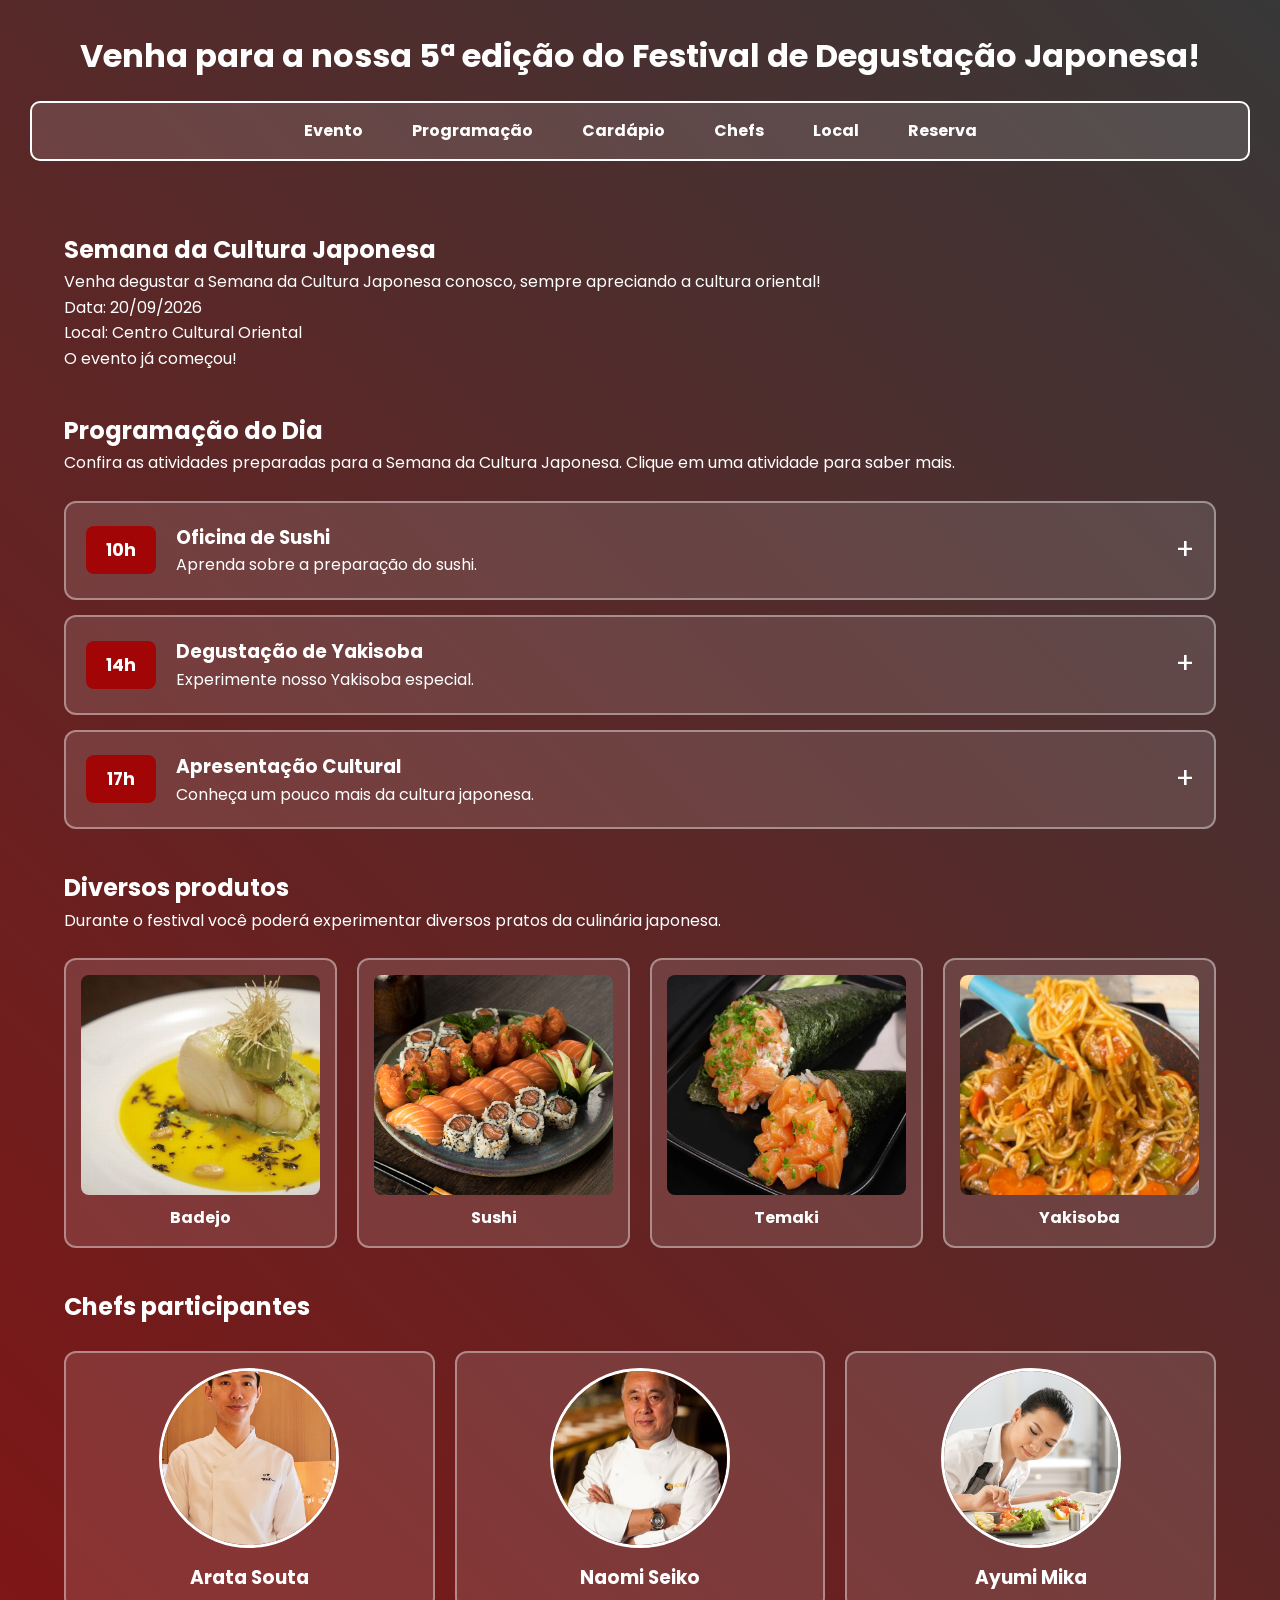
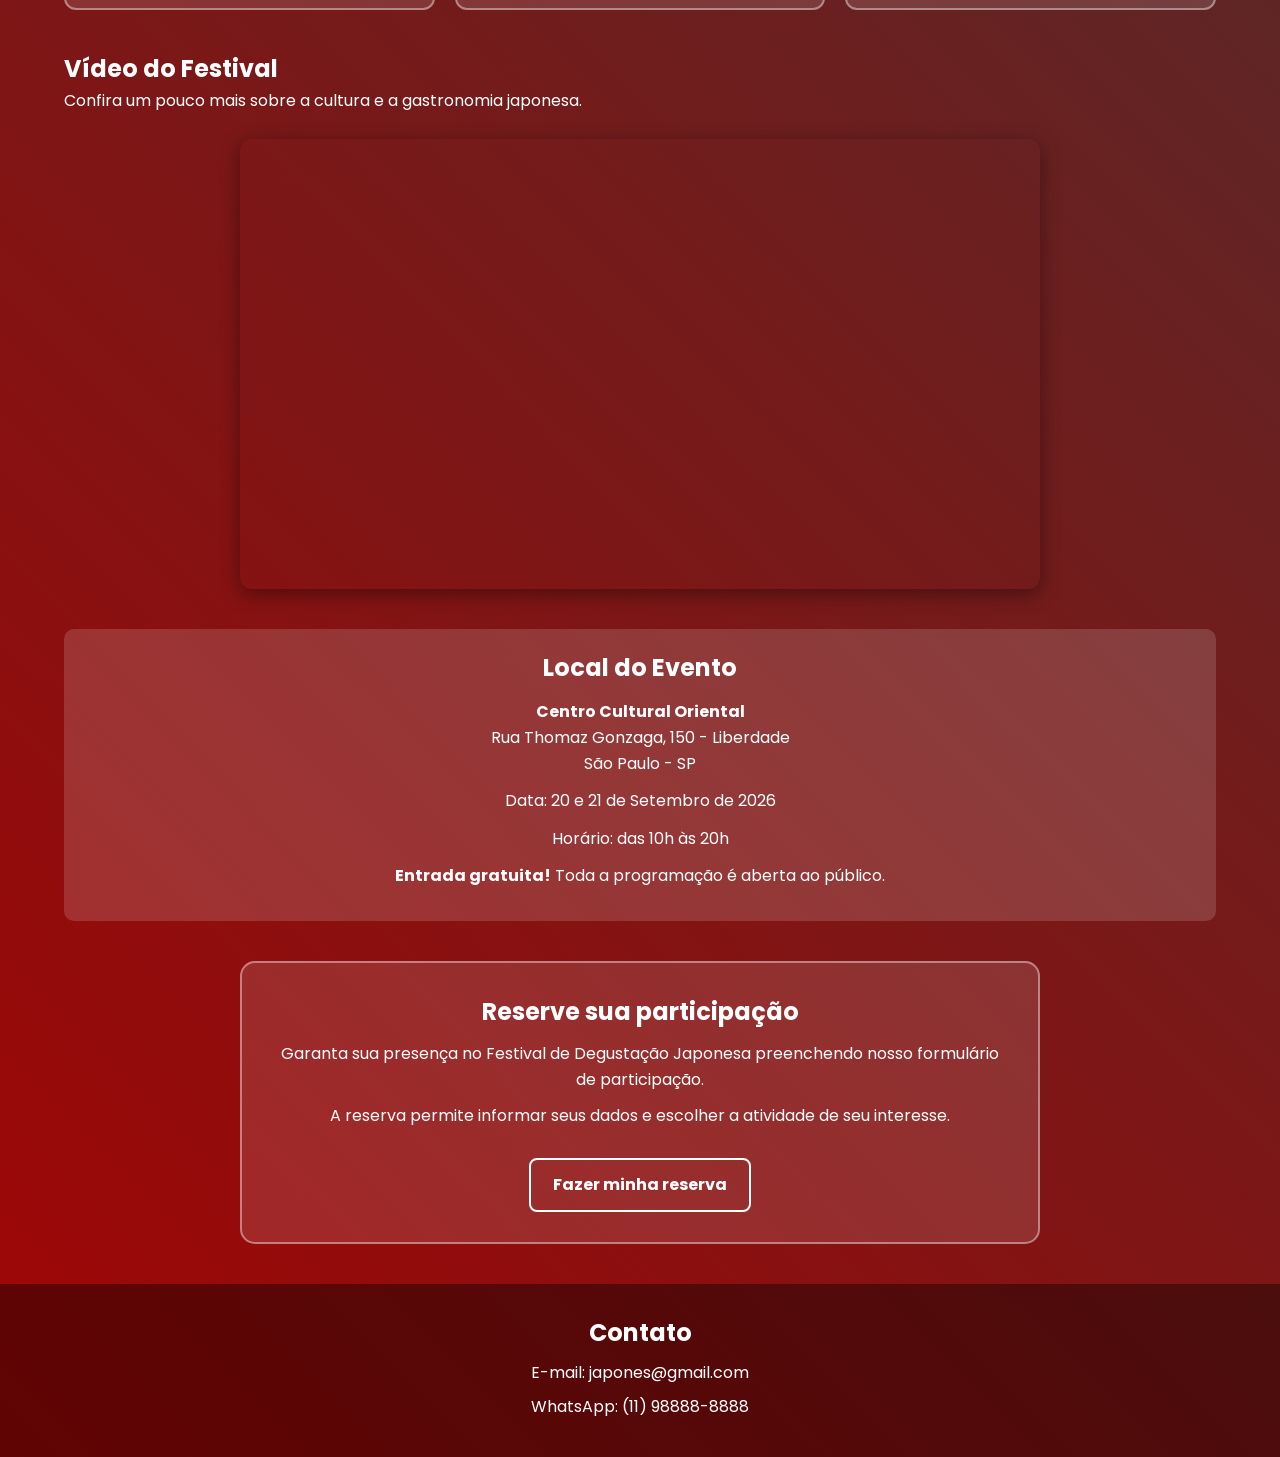
<file: index.html>
<!DOCTYPE html>
<html lang="pt-BR">

<head>
    <meta charset="UTF-8">
    <meta name="viewport" content="width=device-width, initial-scale=1.0">

    <meta
        name="description"
        content="Festival da Cultura Japonesa"
    >

    <title>Festival de Degustação Japonesa</title>

    <link rel="stylesheet" href="styles/styles.css">

    <link rel="preconnect" href="https://fonts.googleapis.com">
    <link
        rel="preconnect"
        href="https://fonts.gstatic.com"
        crossorigin
    >

    <link
        href="https://fonts.googleapis.com/css2?family=Poppins:wght@300;500;700&display=swap"
        rel="stylesheet"
    >
</head>

<body>

    <header>

        <h1>
            Venha para a nossa 5ª edição do Festival de Degustação Japonesa!
        </h1>

    <nav>
        <ul>
            <li><a href="#evento">Evento</a></li>
            <li><a href="#programacao">Programação</a></li>
            <li><a href="#cardapio">Cardápio</a></li>
            <li><a href="#chefs">Chefs</a></li>
            <li><a href="#local">Local</a></li>
            <li><a href="#reserva">Reserva</a></li>
        </ul>
    </nav>

    </header>

    <main>

        <section id="evento">

            <h2>Semana da Cultura Japonesa</h2>

            <p>
                Venha degustar a Semana da Cultura Japonesa conosco,
                sempre apreciando a cultura oriental!
            </p>

            <p>
                Data: 20/09/2026<br>
                Local: Centro Cultural Oriental
            </p>

        </section>

        <section id="programacao">

            <h2>Programação do Dia</h2>

            <p>
                Confira as atividades preparadas para a Semana da Cultura Japonesa.
                Clique em uma atividade para saber mais.
            </p>

            <div class="programacao">

                <article class="atividade-programacao">

                    <div class="titulo-atividade">

                        <span class="horario-atividade">
                            10h
                        </span>

                        <div>
                            <h3>Oficina de Sushi</h3>

                            <p>
                                Aprenda sobre a preparação do sushi.
                            </p>
                        </div>

                        <span class="icone-expansao">
                            +
                        </span>

                    </div>

                    <div class="detalhes-atividade">

                        <p>
                            Nesta oficina, os visitantes poderão conhecer
                            um pouco mais sobre a preparação do sushi,
                            desde o preparo do arroz até a montagem dos pratos.
                        </p>

                        <p>
                            A atividade é voltada para pessoas que desejam
                            conhecer melhor a gastronomia japonesa e suas
                            técnicas tradicionais.
                        </p>

                    </div>

                </article>

                <article class="atividade-programacao">

                    <div class="titulo-atividade">

                        <span class="horario-atividade">
                            14h
                        </span>

                        <div>
                            <h3>Degustação de Yakisoba</h3>

                            <p>
                                Experimente nosso Yakisoba especial.
                            </p>
                        </div>

                        <span class="icone-expansao">
                            +
                        </span>

                    </div>

                    <div class="detalhes-atividade">

                        <p>
                            Durante a degustação, os visitantes poderão
                            experimentar o Yakisoba preparado especialmente
                            para o festival.
                        </p>

                        <p>
                            Será uma oportunidade para conhecer melhor
                            esse prato e apreciar seus diferentes ingredientes.
                        </p>

                    </div>

                </article>

                <article class="atividade-programacao">

                    <div class="titulo-atividade">

                        <span class="horario-atividade">
                            17h
                        </span>

                        <div>
                            <h3>Apresentação Cultural</h3>

                            <p>
                                Conheça um pouco mais da cultura japonesa.
                            </p>
                        </div>

                        <span class="icone-expansao">
                            +
                        </span>

                    </div>

                    <div class="detalhes-atividade">

                        <p>
                            A apresentação cultural encerra a programação
                            do dia com uma atividade dedicada às tradições
                            e manifestações culturais japonesas.
                        </p>

                        <p>
                            O objetivo é proporcionar aos visitantes uma
                            experiência que vá além da gastronomia,
                            aproximando o público da cultura oriental.
                        </p>

                    </div>

                </article>

            </div>

        </section>

        <section id="cardapio">

            <h2>Diversos produtos</h2>

            <p>
                Durante o festival você poderá experimentar
                diversos pratos da culinária japonesa.
            </p>

            <div class="lista-pratos">

                <article class="cartao-expansivel">

                    <div class="cabecalho-cartao">

                        <figure>

                            <img
                                src="assets/Pratos/Badejo.jpg"
                                alt="Prato de Badejo"
                            >

                            <figcaption>
                                Badejo
                            </figcaption>

                        </figure>

                    </div>

                    <div class="detalhes-cartao">

                        <p>
                            O badejo é um peixe de carne branca e sabor suave,
                            preparado de diferentes maneiras na culinária.
                            Durante o festival, será apresentado como uma
                            opção especial de degustação.
                        </p>

                    </div>

                </article>

                <article class="cartao-expansivel">

                    <div class="cabecalho-cartao">

                        <figure>

                            <img
                                src="assets/Pratos/Sushi.jpg"
                                alt="Prato de Sushi"
                            >

                            <figcaption>
                                Sushi
                            </figcaption>

                        </figure>

                    </div>

                    <div class="detalhes-cartao">

                        <p>
                            O sushi é um dos pratos mais conhecidos da culinária
                            japonesa. É tradicionalmente preparado com arroz
                            temperado e diferentes tipos de acompanhamentos.
                        </p>

                    </div>

                </article>

                <article class="cartao-expansivel">

                    <div class="cabecalho-cartao">

                        <figure>

                            <img
                                src="assets/Pratos/Temaki.jpg"
                                alt="Temaki"
                            >

                            <figcaption>
                                Temaki
                            </figcaption>

                        </figure>

                    </div>

                    <div class="detalhes-cartao">

                        <p>
                            O temaki é um tipo de sushi apresentado em formato
                            de cone, geralmente preparado com alga, arroz e
                            diferentes recheios.
                        </p>

                    </div>

                </article>

                <article class="cartao-expansivel">

                    <div class="cabecalho-cartao">

                        <figure>

                            <img
                                src="assets/Pratos/Yakisoba.jpg"
                                alt="Prato de Yakisoba"
                            >

                            <figcaption>
                                Yakisoba
                            </figcaption>

                        </figure>

                    </div>

                    <div class="detalhes-cartao">

                        <p>
                            O yakisoba é um prato de macarrão preparado com
                            vegetais e outros ingredientes. É uma das opções
                            gastronômicas oferecidas durante o festival.
                        </p>

                    </div>

                </article>

            </div>

        </section>

        <section id="chefs">

            <h2>Chefs participantes</h2>

            <div class="lista-chefs">

                <article class="cartao-expansivel">

                    <div class="cabecalho-cartao">

                        <img
                            src="assets/Chefs/Chef1.jpg"
                            alt="Chef Arata Souta"
                        >

                        <h3>
                            Arata Souta
                        </h3>

                    </div>

                    <div class="detalhes-cartao">

                        <p>
                            Arata Souta é um dos chefs participantes do
                            Festival de Degustação Japonesa, contribuindo
                            para a preparação dos pratos apresentados
                            durante o evento.
                        </p>

                    </div>

                </article>

                <article class="cartao-expansivel">

                    <div class="cabecalho-cartao">

                        <img
                            src="assets/Chefs/Chef2.jpg"
                            alt="Chef Naomi Seiko"
                        >

                        <h3>
                            Naomi Seiko
                        </h3>

                    </div>

                    <div class="detalhes-cartao">

                        <p>
                            Naomi Seiko é uma das chefs participantes do
                            festival e fará parte da programação gastronômica
                            preparada para os visitantes.
                        </p>

                    </div>

                </article>

                <article class="cartao-expansivel">

                    <div class="cabecalho-cartao">

                        <img
                            src="assets/Chefs/Chef3.jpg"
                            alt="Chef Ayumi Mika"
                        >

                        <h3>
                            Ayumi Mika
                        </h3>

                    </div>

                    <div class="detalhes-cartao">

                        <p>
                            Ayumi Mika é uma das chefs participantes do evento,
                            contribuindo para a experiência gastronômica
                            oferecida durante o festival.
                        </p>

                    </div>

                </article>

            </div>

        </section>

        <section id="video">

            <h2>Vídeo do Festival</h2>

            <p>
                Confira um pouco mais sobre a cultura e a
                gastronomia japonesa.
            </p>

            <div class="container-video">

                <iframe
                    src="https://www.youtube.com/embed/UZApwPxsKsw?si=vFIbBBwKlW_c-y4n"
                    title="Vídeo sobre cultura e gastronomia japonesa"
                    allow="accelerometer; autoplay; clipboard-write; encrypted-media; gyroscope; picture-in-picture; web-share"
                    referrerpolicy="strict-origin-when-cross-origin"
                    allowfullscreen>
                </iframe>

            </div>

        </section>

        <section id="local">

            <h2>Local do Evento</h2>

            <p>
                <strong>Centro Cultural Oriental</strong><br>
                Rua Thomaz Gonzaga, 150 - Liberdade<br>
                São Paulo - SP
            </p>

            <p>
                Data: 20 e 21 de Setembro de 2026
            </p>

            <p>
                Horário: das 10h às 20h
            </p>

            <p>
                <strong>Entrada gratuita!</strong>
                Toda a programação é aberta ao público.
            </p>

        </section>

    </main>

    

    <section id="reserva" class="area-reserva">

        <h2>Reserve sua participação</h2>

        <p>
            Garanta sua presença no Festival de Degustação Japonesa
            preenchendo nosso formulário de participação.
        </p>

        <p>
            A reserva permite informar seus dados e escolher
            a atividade de seu interesse.
        </p>

        <a href="formulario.html" class="botao-reserva">
            Fazer minha reserva
        </a>

    </section>

    <footer id="contato">

        <h2>Contato</h2>

        <p>
            E-mail: japones@gmail.com
        </p>

        <p>
            WhatsApp: (11) 98888-8888
        </p>

    </footer>

    <script src="js/script.js"></script>

</body>

</html>
</file>
<file: styles/styles.css>
:root {
    --vermelho: #A10505;
    --cinza: #383838;
    --branco: #FFFFFF;
}

* {
    margin: 0;
    padding: 0;
    box-sizing: border-box;
}

html {
    scroll-behavior: smooth;
}

body {
    font-family: 'Poppins', sans-serif;
    background: linear-gradient(45deg, var(--vermelho), var(--cinza));
    color: var(--branco);
    line-height: 1.6;
}

header {
    text-align: center;
    padding: 30px;
}

nav {
    margin-top: 20px;
    padding: 15px;
    border: 2px solid var(--branco);
    border-radius: 10px;
    background: rgba(255, 255, 255, 0.12);
}

nav ul {
    display: flex;
    justify-content: center;
    gap: 25px;
    list-style: none;
}

nav a {
    color: var(--branco);
    text-decoration: none;
    font-weight: bold;
    padding: 8px 12px;
    border-radius: 5px;
    transition: 0.3s;
}

nav a:hover,
nav a.menu-ativo {
    background: var(--branco);
    color: var(--vermelho);
}

main {
    width: 90%;
    max-width: 1200px;
    margin: auto;
}

section {
    margin: 40px 0;
}

/* PROGRAMAÇÃO */

.programacao {
    display: flex;
    flex-direction: column;
    gap: 15px;
    margin-top: 25px;
}

.atividade-programacao {
    background: rgba(255, 255, 255, 0.12);
    border: 2px solid rgba(255, 255, 255, 0.4);
    border-radius: 12px;
    overflow: hidden;
    transition: 0.3s;
}

.atividade-programacao:hover {
    background: rgba(255, 255, 255, 0.18);
}

.titulo-atividade {
    display: flex;
    align-items: center;
    gap: 20px;
    padding: 20px;
    cursor: pointer;
}

.horario-atividade {
    min-width: 70px;
    padding: 10px;
    background: var(--vermelho);
    border-radius: 8px;
    text-align: center;
    font-weight: bold;
    font-size: 1.1rem;
}

.icone-expansao {
    margin-left: auto;
    font-size: 28px;
    transition: transform 0.3s;
}

.detalhes-atividade {
    max-height: 0;
    overflow: hidden;
    padding: 0 20px;
    opacity: 0;
    transition: 0.5s;
}

.atividade-programacao.expandida {
    border-color: var(--branco);
}

.atividade-programacao.expandida .detalhes-atividade {
    max-height: 300px;
    padding: 0 20px 20px;
    opacity: 1;
}

.atividade-programacao.expandida .icone-expansao {
    transform: rotate(45deg);
}

/* PRATOS E CHEFS */

.lista-pratos,
.lista-chefs {
    display: grid;
    gap: 20px;
    margin-top: 25px;
    align-items: start;
}

.lista-pratos {
    grid-template-columns: repeat(4, 1fr);
}

.lista-chefs {
    grid-template-columns: repeat(3, 1fr);
}

.cartao-expansivel {
    background: rgba(255, 255, 255, 0.12);
    border: 2px solid rgba(255, 255, 255, 0.4);
    border-radius: 12px;
    overflow: hidden;
    cursor: pointer;
    transition: 0.3s;
    align-self: start;
    height: fit-content;
}

.cartao-expansivel:hover {
    background: rgba(255, 255, 255, 0.2);
}

.cartao-expansivel.expandido {
    border-color: var(--branco);
    background: rgba(255, 255, 255, 0.18);
}

.cabecalho-cartao {
    padding: 15px;
    text-align: center;
}

.lista-pratos .cabecalho-cartao img {
    width: 100%;
    height: 220px;
    object-fit: cover;
    object-position: center;
    border-radius: 8px;
    display: block;
}

.lista-chefs .cabecalho-cartao img {
    width: 180px;
    height: 180px;
    object-fit: cover;
    border-radius: 50%;
    border: 3px solid var(--branco);
    display: block;
    margin: 0 auto 15px;
}

.detalhes-cartao {
    max-height: 0;
    overflow: hidden;
    padding: 0 20px;
    opacity: 0;
    transition: 0.5s;
}

.cartao-expansivel.expandido .detalhes-cartao {
    max-height: 300px;
    padding: 5px 20px 20px;
    opacity: 1;
}

.lista-pratos figcaption {
    margin-top: 10px;
    font-weight: bold;
}

/* VÍDEO */

.container-video {
    width: 100%;
    max-width: 800px;
    aspect-ratio: 16 / 9;
    margin: 25px auto;
    overflow: hidden;
    border-radius: 12px;
    box-shadow: 0 5px 20px rgba(0, 0, 0, 0.4);
}

.container-video iframe {
    width: 100%;
    height: 100%;
    border: 0;
}

/* LOCAL */

#local {
    background: rgba(255, 255, 255, 0.15);
    padding: 20px;
    border-radius: 10px;
    text-align: center;
}

#local p {
    margin: 12px 0;
}

/* RODAPÉ */

footer {
    background: rgba(0, 0, 0, 0.4);
    text-align: center;
    padding: 30px;
    margin-top: 40px;
}

footer p {
    margin: 8px 0;
}

/* RESPONSIVIDADE */

@media (max-width: 900px) {
    .lista-pratos {
        grid-template-columns: repeat(2, 1fr);
    }

    .lista-chefs {
        grid-template-columns: repeat(2, 1fr);
    }

    nav ul {
        flex-direction: column;
    }
}

@media (max-width: 600px) {
    body {
        font-size: 15px;
    }

    .lista-pratos,
    .lista-chefs {
        grid-template-columns: 1fr;
    }

    .lista-pratos .cabecalho-cartao img {
        height: 200px;
        object-fit: contain;
    }

    .lista-chefs .cabecalho-cartao img {
        width: 150px;
        height: 150px;
    }

    .titulo-atividade {
        gap: 10px;
    }
}

/* RESERVA */

.area-reserva {
    max-width: 800px;
    margin: 40px auto;
    padding: 30px;
    text-align: center;
    background: rgba(255, 255, 255, 0.12);
    border: 2px solid rgba(255, 255, 255, 0.4);
    border-radius: 15px;
}

.area-reserva h2 {
    margin-bottom: 10px;
}

.area-reserva p {
    margin: 10px 0;
}

.botao-reserva {
    display: inline-block;
    margin-top: 20px;
    padding: 12px 22px;
    border: 2px solid var(--branco);
    border-radius: 8px;
    background: transparent;
    color: var(--branco) !important;
    text-decoration: none !important;
    font-weight: bold;
    cursor: pointer;
    transition: 0.3s;
}

.botao-reserva:hover {
    background: var(--branco);
    color: var(--vermelho) !important;
    transform: translateY(-2px);
}

/* RESPONSIVIDADE */

@media (max-width: 900px) {
    .lista-pratos {
        grid-template-columns: repeat(2, 1fr);
    }

    .lista-chefs {
        grid-template-columns: repeat(2, 1fr);
    }

    nav ul {
        flex-direction: column;
    }
}

@media (max-width: 600px) {
    body {
        font-size: 15px;
    }

    .lista-pratos,
    .lista-chefs {
        grid-template-columns: 1fr;
    }

    .lista-pratos .cabecalho-cartao img {
        height: 200px;
        object-fit: contain;
    }

    .lista-chefs .cabecalho-cartao img {
        width: 150px;
        height: 150px;
    }

    .titulo-atividade {
        gap: 10px;
    }

    .area-reserva {
        margin: 25px auto;
        padding: 20px;
    }
}

@media (max-width: 480px) {
    header h1 {
        font-size: 1.8rem;
    }
}
</file>
